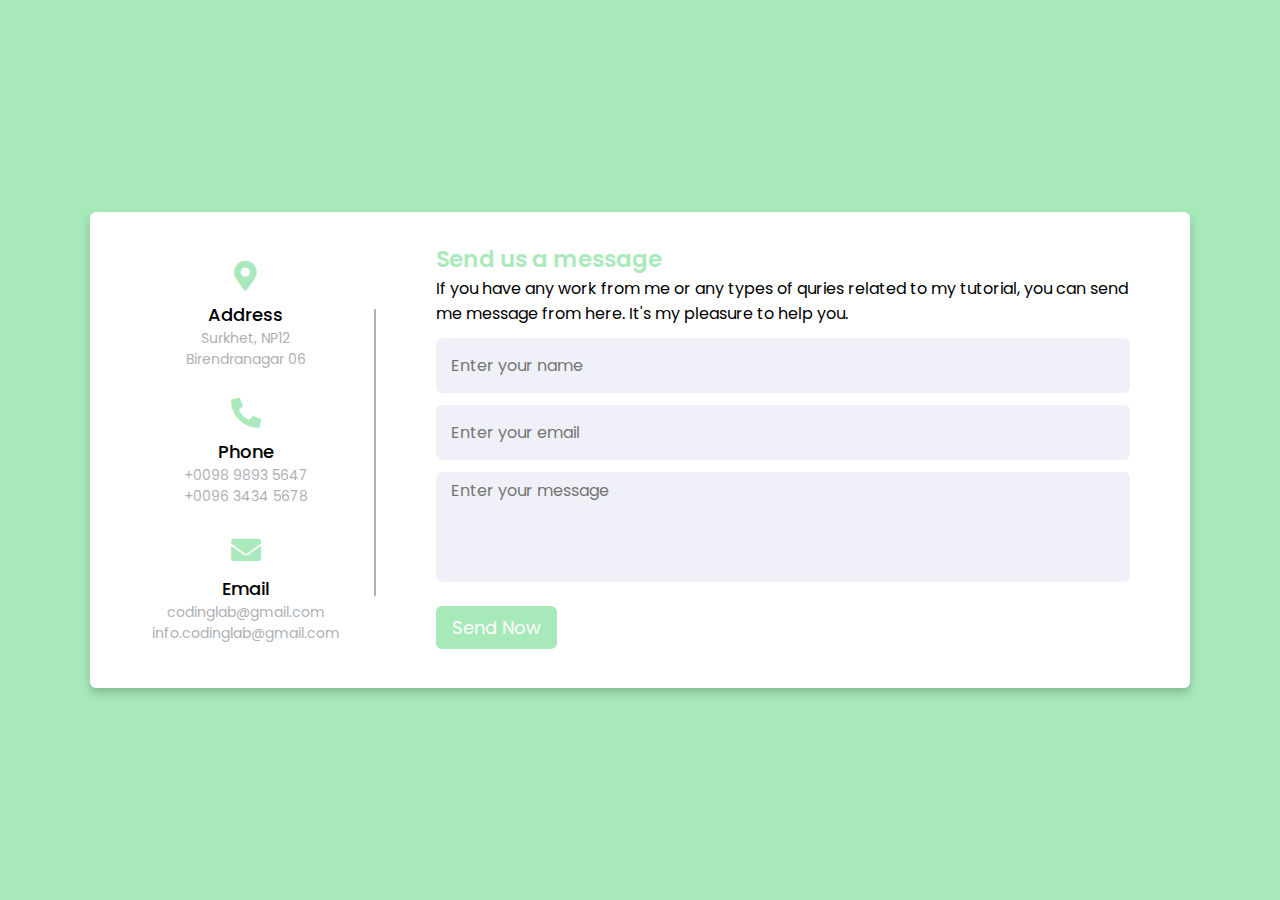
<file: contact.html>
<!DOCTYPE html>
<!-- Website - www.codingnepalweb.com -->
<html lang="en" dir="ltr">
  <head>
    <meta charset="UTF-8" />
    <title>Responsive Contact Us Form | CodingLab</title>
    <link rel="stylesheet" href="style.css" />
    <link rel="stylesheet" href="contact.css" />
    <!-- Fontawesome CDN Link -->
    <link rel="stylesheet" href="https://cdnjs.cloudflare.com/ajax/libs/font-awesome/5.15.2/css/all.min.css" />
    <meta name="viewport" content="width=device-width, initial-scale=1.0" />
  </head>
  <body>
    <div class="container">
      <div class="content">
        <div class="left-side">
          <div class="address details">
            <i class="fas fa-map-marker-alt"></i>
            <div class="topic">Address</div>
            <div class="text-one">Surkhet, NP12</div>
            <div class="text-two">Birendranagar 06</div>
          </div>
          <div class="phone details">
            <i class="fas fa-phone-alt"></i>
            <div class="topic">Phone</div>
            <div class="text-one">+0098 9893 5647</div>
            <div class="text-two">+0096 3434 5678</div>
          </div>
          <div class="email details">
            <i class="fas fa-envelope"></i>
            <div class="topic">Email</div>
            <div class="text-one">codinglab@gmail.com</div>
            <div class="text-two">info.codinglab@gmail.com</div>
          </div>
        </div>
        <div class="right-side">
          <div class="topic-text">Send us a message</div>
          <p>If you have any work from me or any types of quries related to my tutorial, you can send me message from here. It's my pleasure to help you.</p>
          <form action="#">
            <div class="input-box">
              <input type="text" placeholder="Enter your name" />
            </div>
            <div class="input-box">
              <input type="text" placeholder="Enter your email" />
            </div>
            <div class="input-box message-box">
              <textarea placeholder="Enter your message"></textarea>
            </div>
            <div class="button">
              <input type="button" value="Send Now" />
            </div>
          </form>
        </div>
      </div>
    </div>
  </body>
</html>
</file>
<file: style.css>
/* google font */
@import url('https://fonts.googleapis.com/css2?family=Montserrat:wght@100;200;300;400;500;600;700;800;900&family=Poppins:wght@100;200;300;400;500;600;700;800;900&display=swap');

* {
  padding: 0;
  margin: 0;
  box-sizing: border-box;
  text-decoration: none;
  list-style: none;
  font-family: 'montserrat',sans-serif;
}
.header {
  height: 100vh;
  width: 100%;
}
.header .logo {
  font-size: 2.5vw;
  font-weight: 600;
  color: #000;
} 
.sub-header {
  background: #92e3a9;
  color: #fff;
  height: 25px;
  align-items: center;
  display: flex;
  justify-content: space-between;
  padding: 0 14vw;
}
.sub-header-left {
  display: flex;
  gap: 1vw;
}
.sub-header .sub-header-left h5 {
  font-weight: 400;
  font-size: 0.9vw;
  cursor: pointer;
} 
.sub-header-right a i {
  color: #fff;
  padding: 2px;
  font-size: 1.1vw;
}
.sub-header-right .ri-youtube-fill:hover {
  color: #cd201f;
}
.sub-header-right .ri-twitter-fill:hover {
  color: #55acee;
}
.sub-header-right .ri-facebook-fill:hover {
  color: #3b5998;
}
.sub-header-right .ri-twitch-fill:hover {
  color: #8b44f7;
}
.sub-header-right .ri-discord-fill:hover {
color: #5562ea;
}
nav {
  background: #fff;
  height: 75px;
  width: 100%;
  display: flex;
  justify-content: space-between;
  align-items: center;
  padding: 0 4vw;
  border-bottom: 2px solid #666;
}
nav ul {
  display: flex;
  align-items: center;
}
nav .ri-menu-5-line {
  display: none;
}
nav ul li a {
  color: #000;
  padding: 5px 10px;
  text-transform: capitalize;
  font-size: 1.2vw;
  font-weight: 600;
  border-radius: 5px;
}
nav ul li a:hover {
  background: #92e3a9;
  color: #fff;
}
nav a button{
  color: #fff;
  font-size: 1.2vw;
  font-weight: 600;
  border-radius: 5px;
  border: none;
  padding: 5px 10px;
  background: #92e3a9;
  cursor: pointer;
}
.ri-logout-box-r-line {
  padding: 0;
  margin-right: 2px;
}
.content {
  width: 100%;
  height: calc(100% - 100px);
  display: flex;
}
.content .content-left {
  height: 100%;
  width: 55%;
  padding: 5vw 4vw;
}
.content .content-left h1 {
  font-size: 3.5vw;
  line-height: 4.2vw;
}
.content .content-left span {
  color: #92e3a9;
}
.content .content-left p {
  font-size: 1vw;
  font-weight: 500;
  color: #666;
  margin-top: 1.3vw;
}
.content .content-left button {
  margin-top: 2vw;
  padding: 0.8vw 2vw;
  font-size: 1.2vw;
  color: #fff;
  border: none;
  background: #92e3a9;
  border-radius: 3px;
  transition: .3s;
}
.content .content-left button:hover {
  background-color: #92e3a9cc;
}
.content .content-right {
  height: 100%;
  width: 45%;
  padding: 5vw 4vw;
}
.content .content-right img {
  width: 100%;
  height: 100%;
  object-fit: cover;
}

@media(max-width:600px) {
  nav {
    height: 80px;
    padding: 0 6vw;
  }
  .header .logo {
    font-size: 7vw;
  }
  nav .ri-menu-5-line {
    display: block;
    font-size: 6vw;
  }
  nav ul li a {
    display: none;
  }
  .ri-logout-box-r-line, nav button {
    display: none;
  }
  .content {
    flex-direction: column;
  }
  .content .content-left {
    width: 100%;
    height: 60%;
  }
  .content .content-left h1 {
    font-size: 10vw;
    line-height: 11vw;
    padding: 4vw 2vw;
  }
  .content .content-left p {
    padding: 0vw 2vw;
    font-size: 3vw;
    width: 90%;
    margin-top: 2vw;
    margin-bottom: 6vw;
  }
  .content .content-left button {
    padding: 3vw 2vw;
    font-size: 3.5vw;
    margin-left: 2vw;
    font-weight: 500;

  }
  .content .content-right {
    width: 100%;
    padding: 0 6vw;
    height: 40%;
    z-index: -1;
  }
  .content .content-right img {
    height: 100%;
    width: 100%;
    object-fit: cover;
  }
  .sub-header {
    display: none;
  }
}
</file>
<file: contact.css>
/* Google Font CDN Link */
@import url("https://fonts.googleapis.com/css2?family=Poppins:wght@200;300;400;500;600;700&display=swap");
* {
  margin: 0;
  padding: 0;
  box-sizing: border-box;
  font-family: "Poppins", sans-serif;
}
body {
  min-height: 100vh;
  width: 100%;
  background: #92e3a9cc;
  display: flex;
  align-items: center;
  justify-content: center;
}
.container {
  max-width: 1100px;
  width: 100%;
  background: #fff;
  border-radius: 6px;
  padding: 20px 60px 30px 40px;
  box-shadow: 0 5px 10px rgba(0, 0, 0, 0.2);
}
.container .content {
  display: flex;
  align-items: center;
  justify-content: space-between;
}
.container .content .left-side {
  width: 25%;
  height: 100%;
  display: flex;
  flex-direction: column;
  align-items: center;
  justify-content: center;
  margin-top: 15px;
  position: relative;
}
.content .left-side::before {
  content: "";
  position: absolute;
  height: 70%;
  width: 2px;
  right: -15px;
  top: 50%;
  transform: translateY(-50%);
  background: #afafb6;
}
.content .left-side .details {
  margin: 14px;
  text-align: center;
}
.content .left-side .details i {
  font-size: 30px;
  color: #92e3a9cc;
  margin-bottom: 10px;
}
.content .left-side .details .topic {
  font-size: 18px;
  font-weight: 500;
}
.content .left-side .details .text-one,
.content .left-side .details .text-two {
  font-size: 14px;
  color: #afafb6;
}

.container .content .right-side {
  width: 75%;
  margin-left: 75px;
}
.content .right-side .topic-text {
  font-size: 23px;
  font-weight: 600;
  color: #92e3a9cc;
}
.right-side .input-box {
  height: 55px;
  width: 100%;
  margin: 12px 0;
}
.right-side .input-box input,
.right-side .input-box textarea {
  height: 100%;
  width: 100%;
  border: none;
  outline: none;
  font-size: 16px;
  background: #f0f1f8;
  border-radius: 6px;
  padding: 0 15px;
  resize: none;
}
.right-side .message-box {
  min-height: 110px;
}
.right-side .input-box textarea {
  padding-top: 6px;
}
.right-side .button {
  display: inline-block;
  margin-top: 12px;
}
.right-side .button input[type="button"] {
  color: #fff;
  font-size: 18px;
  outline: none;
  border: none;
  padding: 8px 16px;
  border-radius: 6px;
  background: #92e3a9cc;
  cursor: pointer;
  transition: all 0.3s ease;
}
.button input[type="button"]:hover {
  background: #92e3a9cc;
}

@media (max-width: 950px) {
  .container {
    width: 90%;
    padding: 30px 40px 40px 35px;
  }
  .container .content .right-side {
    width: 75%;
    margin-left: 55px;
  }
}
@media (max-width: 820px) {
  .container {
    margin: 40px 0;
    height: 100%;
  }
  .container .content {
    flex-direction: column-reverse;
  }
  .container .content .left-side {
    width: 100%;
    flex-direction: row;
    margin-top: 40px;
    justify-content: center;
    flex-wrap: wrap;
  }
  .container .content .left-side::before {
    display: none;
  }
  .container .content .right-side {
    width: 100%;
    margin-left: 0;
  }
}

/* /// */
</file>
